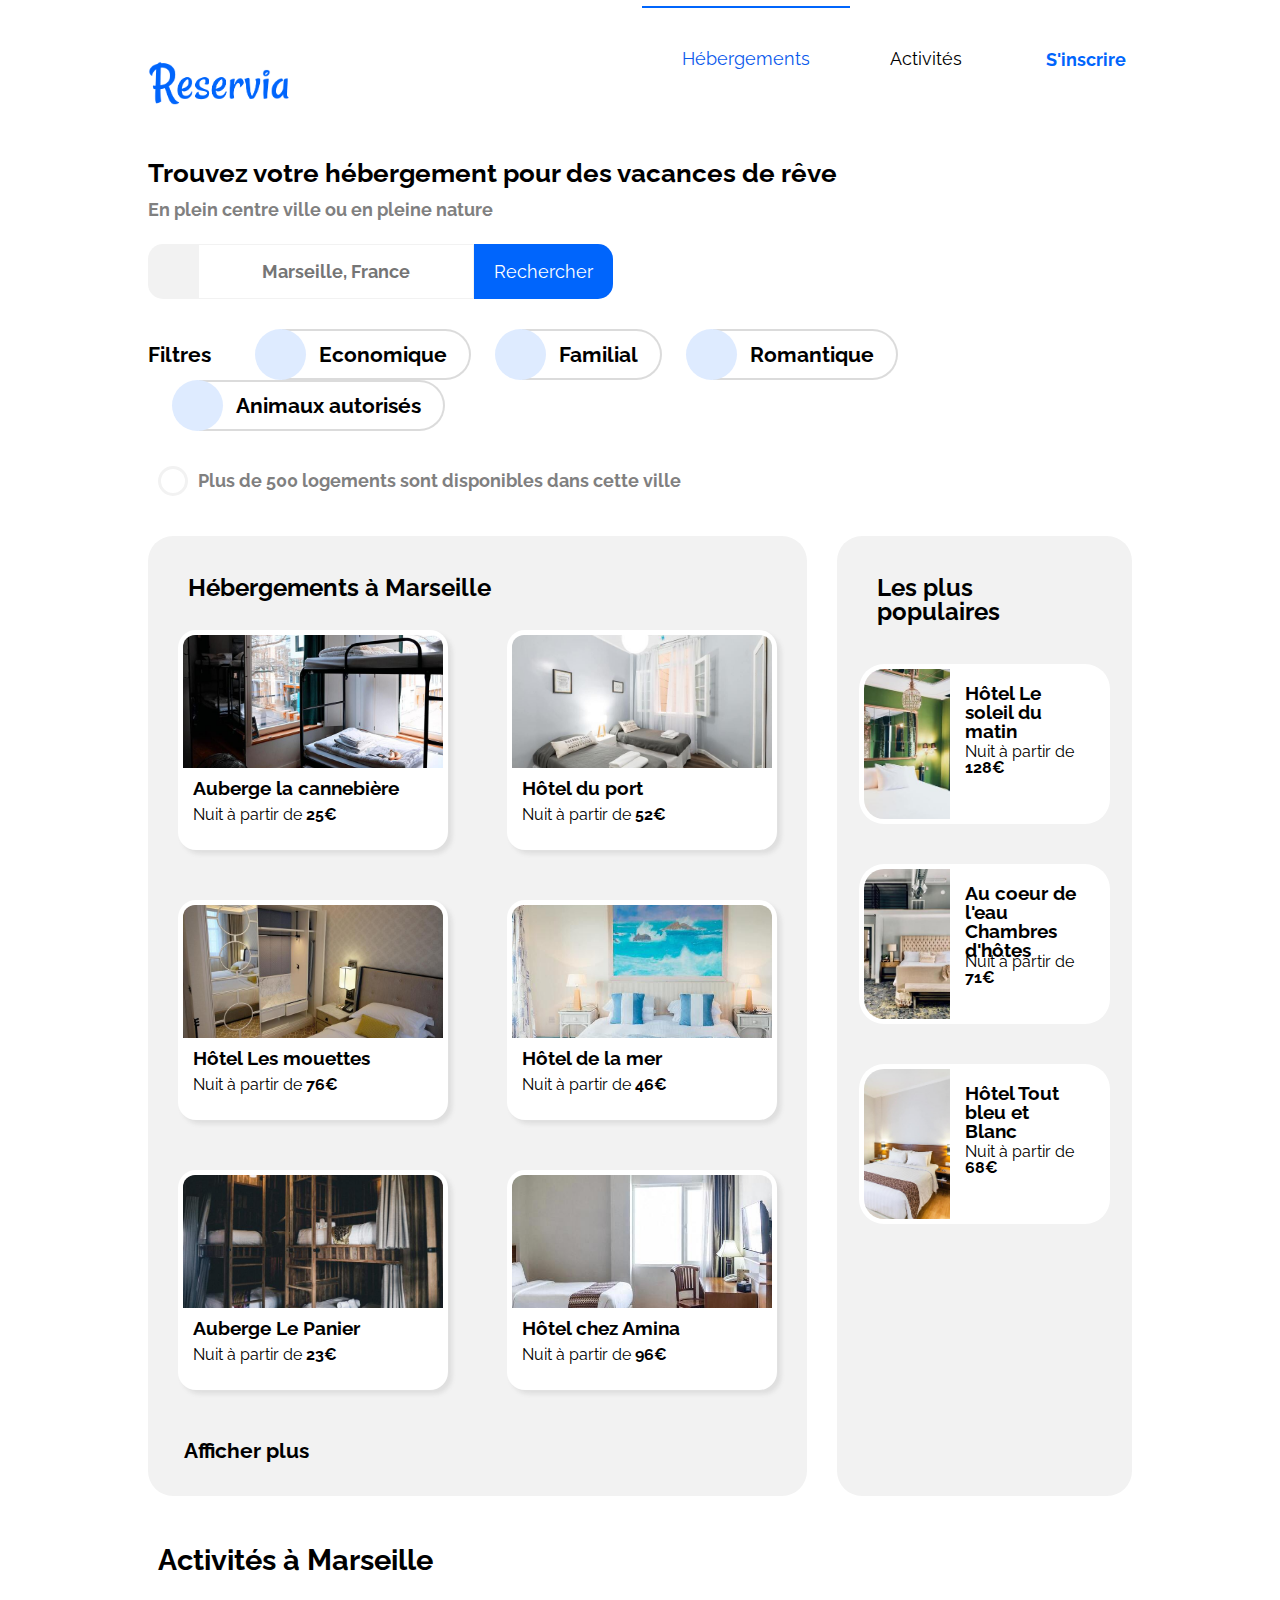
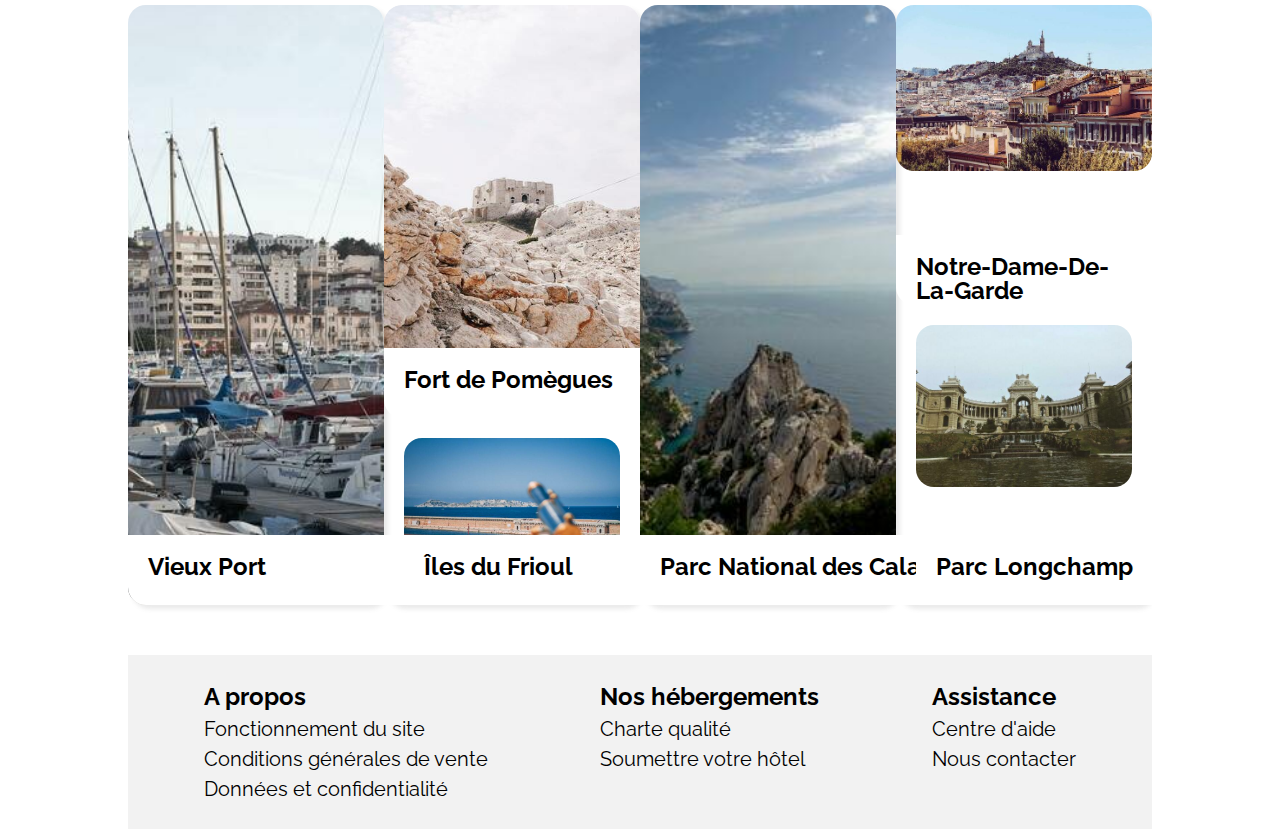
<file: index.html>
<!DOCTYPE html>
<html lang="fr">
  <head>
    <meta charset="UTF-8" />
    <meta http-equiv="X-UA-Compatible" content="IE=edge" />
    <link rel="preconnect" href="https://fonts.gstatic.com" />
    <link
      href="https://fonts.googleapis.com/css2?family=Raleway&display=swap"
      rel="stylesheet"
    />
    <meta name="viewport" content="width=device-width, initial-scale=1.0" />
    <meta name="description" content="Le site pour réserver sans réserve" />
    <link
      rel="stylesheet"
      href="https://use.fontawesome.com/releases/v5.15.2/css/all.css"
      integrity="sha384-vSIIfh2YWi9wW0r9iZe7RJPrKwp6bG+s9QZMoITbCckVJqGCCRhc+ccxNcdpHuYu"
      crossorigin="anonymous"
    />
    <link rel="stylesheet" href="CSS/reset.css" />
    <link rel="stylesheet" href="CSS/style.css" />
    <title>Reservia</title>
  </head>

  <body>
    <div class="container">
      <nav class="header">
        <a href="#">
          <img src="Reservia@3x.png" class="logo" alt="logo reservia" />
        </a>
        <ol class="links-container">
          <li>
            <a href="#hebergement" class="hebergement link">Hébergements</a>
          </li>
          <li>
            <a href="#activite" class="activites link">Activités</a>
          </li>
        </ol>
        <p class="inscription">S'inscrire</p>
      </nav>
      <main class="main">
        <div class="search-container">
          <h1 class="search-title">
            Trouvez votre hébergement pour des vacances de rêve
          </h1>
          <h3 class="search-subtitle">
            En plein centre ville ou en pleine nature
          </h3>
          <form class="search-bar">
            <label for="search-input" class="fa-map-container">
              <i class="fas fa-map-marker-alt"></i>
            </label>
            <input
              type="text"
              name="town"
              id="search-input"
              placeholder="Marseille, France"
            />
            <button type="submit" class="search-btn">Rechercher</button>
          </form>
          <div class="filters-container">
            <div class="fifil">Filtres</div>
            <div class="filter-eco filter">
              <span class="test">
                <i class="fas fa-money-bill-wave filter-fas"></i>
              </span>
              <p class="filter-content">Economique</p>
            </div>
            <div class="filter-eco filter">
              <span class="test">
                <i class="fas fa-child filter-fas"></i>
              </span>
              <p class="filter-content">Familial</p>
            </div>
            <div class="filter-eco filter">
              <span class="test">
                <i class="fas fa-heart filter-fas"></i>
              </span>
              <p class="filter-content">Romantique</p>
            </div>
            <div class="filter-eco filter">
              <span class="test">
                <i class="fas fa-dog filter-fas"></i>
              </span>
              <p class="filter-content">Animaux autorisés</p>
            </div>
          </div>
          <div class="info">
            <span class="info-icon">
              <i class="fas fa-info filter-fas"></i>
            </span>
            <p>Plus de 500 logements sont disponibles dans cette ville</p>
          </div>
        </div>
        <div id="hebergement" class="hebergements-container">
          <div class="heber-left">
            <h2>Hébergements à Marseille</h2>
            <div class="hl-container">
              <div>
                <a href="" class="hebergement-card">
                  <div class="img-container">
                    <img
                      src="IMG/small/marcus-loke-WQJvWU_HZFo-unsplash.jpg"
                      class="image"
                      alt=" chambre hotel la cannebiere"
                    />
                  </div>
                  <div class="heber-card-body">
                    <h5 class="card-body-title">Auberge la cannebière</h5>
                    <p class="card-body-info">
                      Nuit à partir de <span class="cbi-price"> 25€ </span>
                    </p>
                    <span class="stars-container">
                      <i class="fas fa-star"></i>
                      <i class="fas fa-star"></i>
                      <i class="fas fa-star"></i>
                      <i class="fas fa-star"></i>
                      <i class="far fa-star"></i>
                    </span>
                  </div>
                </a>
              </div>
              <div>
                <a href="" class="hebergement-card">
                  <div class="img-container">
                    <img
                      src="IMG/small/fred-kleber-gTbaxaVLvsg-unsplash.jpg"
                      class="image"
                      alt="chambre hotel du port"
                    />
                  </div>
                  <div class="heber-card-body">
                    <h5 class="card-body-title">Hôtel du port</h5>
                    <p class="card-body-info">
                      Nuit à partir de <span class="cbi-price"> 52€ </span>
                    </p>
                    <span class="stars-container">
                      <i class="fas fa-star"></i>
                      <i class="fas fa-star"></i>
                      <i class="fas fa-star"></i>
                      <i class="fas fa-star"></i>
                      <i class="fas fa-star"></i>
                    </span>
                  </div>
                </a>
              </div>
              <div>
                <a href="" class="hebergement-card">
                  <div class="img-container">
                    <img
                      src="IMG/small/reisetopia-B8WIgxA_PFU-unsplash.jpg"
                      class="image"
                      alt="chambre hotel les mouettes"
                    />
                  </div>
                  <div class="heber-card-body">
                    <h5 class="card-body-title">Hôtel Les mouettes</h5>
                    <p class="card-body-info">
                      Nuit à partir de <span class="cbi-price"> 76€ </span>
                    </p>
                    <span class="stars-container">
                      <i class="fas fa-star"></i>
                      <i class="fas fa-star"></i>
                      <i class="fas fa-star"></i>
                      <i class="fas fa-star"></i>
                      <i class="far fa-star"></i>
                    </span>
                  </div>
                </a>
              </div>
              <div>
                <a href="" class="hebergement-card">
                  <div class="img-container">
                    <img
                      src="IMG/small/annie-spratt-Eg1qcIitAuA-unsplash.jpg"
                      class="image"
                      alt="chambre hotel de la mer"
                    />
                  </div>
                  <div class="heber-card-body">
                    <h5 class="card-body-title">Hôtel de la mer</h5>
                    <p class="card-body-info">
                      Nuit à partir de <span class="cbi-price"> 46€ </span>
                    </p>
                    <span class="stars-container">
                      <i class="fas fa-star"></i>
                      <i class="fas fa-star"></i>
                      <i class="fas fa-star"></i>
                      <i class="far fa-star"></i>
                      <i class="far fa-star"></i>
                    </span>
                  </div>
                </a>
              </div>
              <div>
                <a href="" class="hebergement-card">
                  <div class="img-container">
                    <img
                      src="IMG/small/nicate-lee-kT-ZyaiwBe0-unsplash.jpg"
                      class="image"
                      alt="chambre hotel Le Panier"
                    />
                  </div>
                  <div class="heber-card-body">
                    <h5 class="card-body-title">Auberge Le Panier</h5>
                    <p class="card-body-info">
                      Nuit à partir de <span class="cbi-price"> 23€ </span>
                    </p>
                    <span class="stars-container">
                      <i class="fas fa-star"></i>
                      <i class="fas fa-star"></i>
                      <i class="fas fa-star"></i>
                      <i class="fas fa-star"></i>
                      <i class="far fa-star"></i>
                    </span>
                  </div>
                </a>
              </div>
              <div>
                <a href="" class="hebergement-card">
                  <div class="img-container">
                    <img
                      src="IMG/small/febrian-zakaria-M6S1WvfW68A-unsplash.jpg"
                      class="image"
                      alt="chambre hotel chez amina"
                    />
                  </div>
                  <div class="heber-card-body">
                    <h5 class="card-body-title">Hôtel chez Amina</h5>
                    <p class="card-body-info">
                      Nuit à partir de <span class="cbi-price"> 96€ </span>
                    </p>
                    <span class="stars-container">
                      <i class="fas fa-star"></i>
                      <i class="fas fa-star"></i>
                      <i class="fas fa-star"></i>
                      <i class="fas fa-star"></i>
                      <i class="fas fa-star"></i>
                    </span>
                  </div>
                </a>
              </div>
            </div>
            <a href="" class="hlc-show-more">Afficher plus</a>
          </div>
          <aside class="heber-right">
            <div class="heber-right-header">
              <h4>Les plus populaires</h4>
              <i class="fas fa-chart-line"></i>
            </div>
            <div class="heber-right-cards-container">
              <div class="heber-right-card">
                <div class="hrc-img-container">
                  <img
                    class="hrc-img"
                    src="IMG/small/emile-guillemot-Bj_rcSC5XfE-unsplash.jpg"
                    alt="chambre hotel le soleil matin"
                  />
                </div>
                <div class="hrc-body">
                  <h5 class="card-body-title">Hôtel Le soleil du matin</h5>
                  <p class="hrc-card-body-info">
                    Nuit à partir de <span class="cbi-price"> 128€ </span>
                  </p>
                  <span class="hrc-stars-container">
                    <i class="fas fa-star"></i>
                    <i class="fas fa-star"></i>
                    <i class="fas fa-star"></i>
                    <i class="fas fa-star"></i>
                    <i class="fas fa-star"></i>
                  </span>
                </div>
              </div>
              <div class="heber-right-card">
                <div class="hrc-img-container">
                  <img
                    class="hrc-img"
                    src="IMG/small/aw-creative-VGs8z60yT2c-unsplash.jpg"
                    alt="chambre d'hote au coeur de l'eau"
                  />
                </div>
                <div class="hrc-body">
                  <h5 class="card-body-title">
                    Au coeur de l'eau Chambres d'hôtes
                  </h5>
                  <p class="hrc-card-body-info">
                    Nuit à partir de <span class="cbi-price"> 71€ </span>
                  </p>
                  <span class="hrc-stars-container">
                    <i class="fas fa-star"></i>
                    <i class="fas fa-star"></i>
                    <i class="fas fa-star"></i>
                    <i class="fas fa-star"></i>
                    <i class="far fa-star"></i>
                  </span>
                </div>
              </div>
              <div class="heber-right-card">
                <div class="hrc-img-container">
                  <img
                    class="hrc-img"
                    src="IMG/small/febrian-zakaria-sjvU0THccQA-unsplash.jpg"
                    alt="chambre hotel tout bleu tout blanc"
                  />
                </div>
                <div class="hrc-body">
                  <h5 class="card-body-title">Hôtel Tout bleu et Blanc</h5>
                  <p class="hrc-card-body-info">
                    Nuit à partir de <span class="cbi-price"> 68€ </span>
                  </p>
                  <span class="hrc-stars-container">
                    <i class="fas fa-star"></i>
                    <i class="fas fa-star"></i>
                    <i class="fas fa-star"></i>
                    <i class="fas fa-star"></i>
                    <i class="far fa-star"></i>
                  </span>
                </div>
              </div>
            </div>
          </aside>
        </div>
        <div id="activite" class="activites-container">
          <h2 class="activite-title">Activités à Marseille</h2>
          <div class="activites-col-container">
            <div class="aic-01 aic-col">
              <img
                class="aic-img"
                src="IMG/small/activites/reno-laithienne-QUgJhdY5Fyk-unsplash.jpg"
                alt=" image du vieux port"
              />
              <div class="aic-overlay">
                <h3>Vieux Port</h3>
              </div>
            </div>
            <div class="aic-even aic-col">
              <div class="col-cont aic-img-biggest">
                <img
                  class="aic-img aic-img-biggest"
                  src="IMG/small/activites/paul-hermann-QFTrLdQIRhI-unsplash.jpg"
                  alt="image du fort de Pomègue"
                />
                <div class="aic-overlay">
                  <h3>Fort de Pomègues</h3>
                </div>
              </div>
              <div class="col-cont2">
                <img
                  class="aic-img"
                  src="IMG/small/activites/kevin-hikari-rV_Qd1l-VXg-unsplash.jpg"
                  alt="Îles du Frioul"
                />
                <div class="aic-overlay">
                  <h3>Îles du Frioul</h3>
                </div>
              </div>
            </div>
            <div class="aic-03 aic-col">
              <img
                class="aic-img"
                src="IMG/small/activites/kilyan-sockalingum-NR8-cBCN3aI-unsplash.jpg"
                alt="Parc National des Calanques"
              />
              <div class="aic-overlay">
                <h3>Parc National des Calanques</h3>
              </div>
            </div>
            <div class="aic-even aic-col">
              <div class="col-cont">
                <img
                  class="aic-img"
                  src="IMG/small/activites/florian-wehde-xW9e8gdotxI-unsplash.jpg"
                  alt="Fort de Pomègues"
                />
                <div class="aic-overlay">
                  <h3>Notre-Dame-De-La-Garde</h3>
                </div>
              </div>
              <div class="col-cont2">
                <img
                  class="aic-img"
                  src="IMG/small/activites/lena-paulin-wH2-EJoDcV0-unsplash.jpg"
                  alt="Îles du Frioul"
                />
                <div class="aic-overlay">
                  <h3>Parc Longchamp</h3>
                </div>
              </div>
            </div>
          </div>
        </div>
      </main>
      <footer>
        <div class="f1 footer-col">
          <h2 class="foot-h2">A propos</h2>
          <p>Fonctionnement du site</p>
          <p>Conditions générales de vente</p>
          <p>Données et confidentialité</p>
        </div>
        <div class="footer-col">
          <h2 class="foot-h2">Nos hébergements</h2>
          <p>Charte qualité</p>
          <p>Soumettre votre hôtel</p>
        </div>
        <div class="footer-col">
          <h2 class="foot-h2">Assistance</h2>
          <p>Centre d'aide</p>
          <p>Nous contacter</p>
        </div>
      </footer>
    </div>
  </body>
</html>
</file>
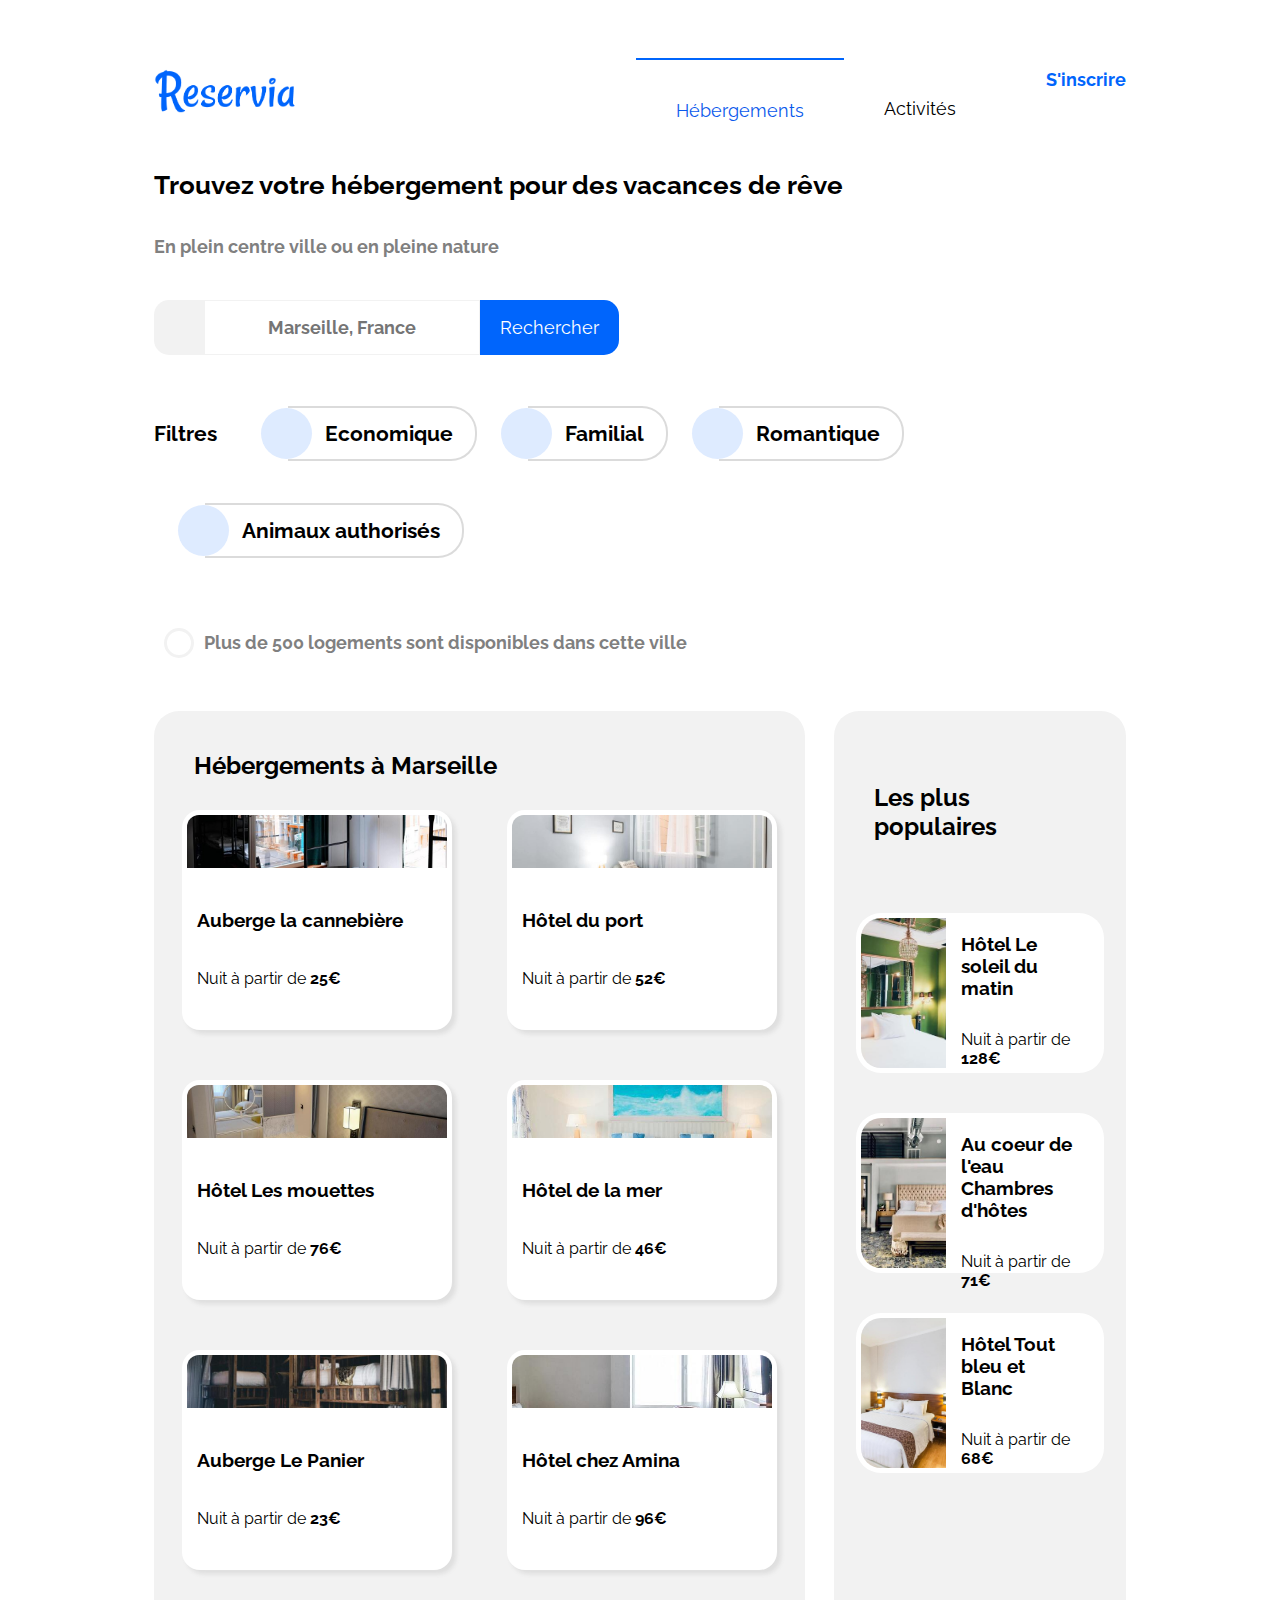
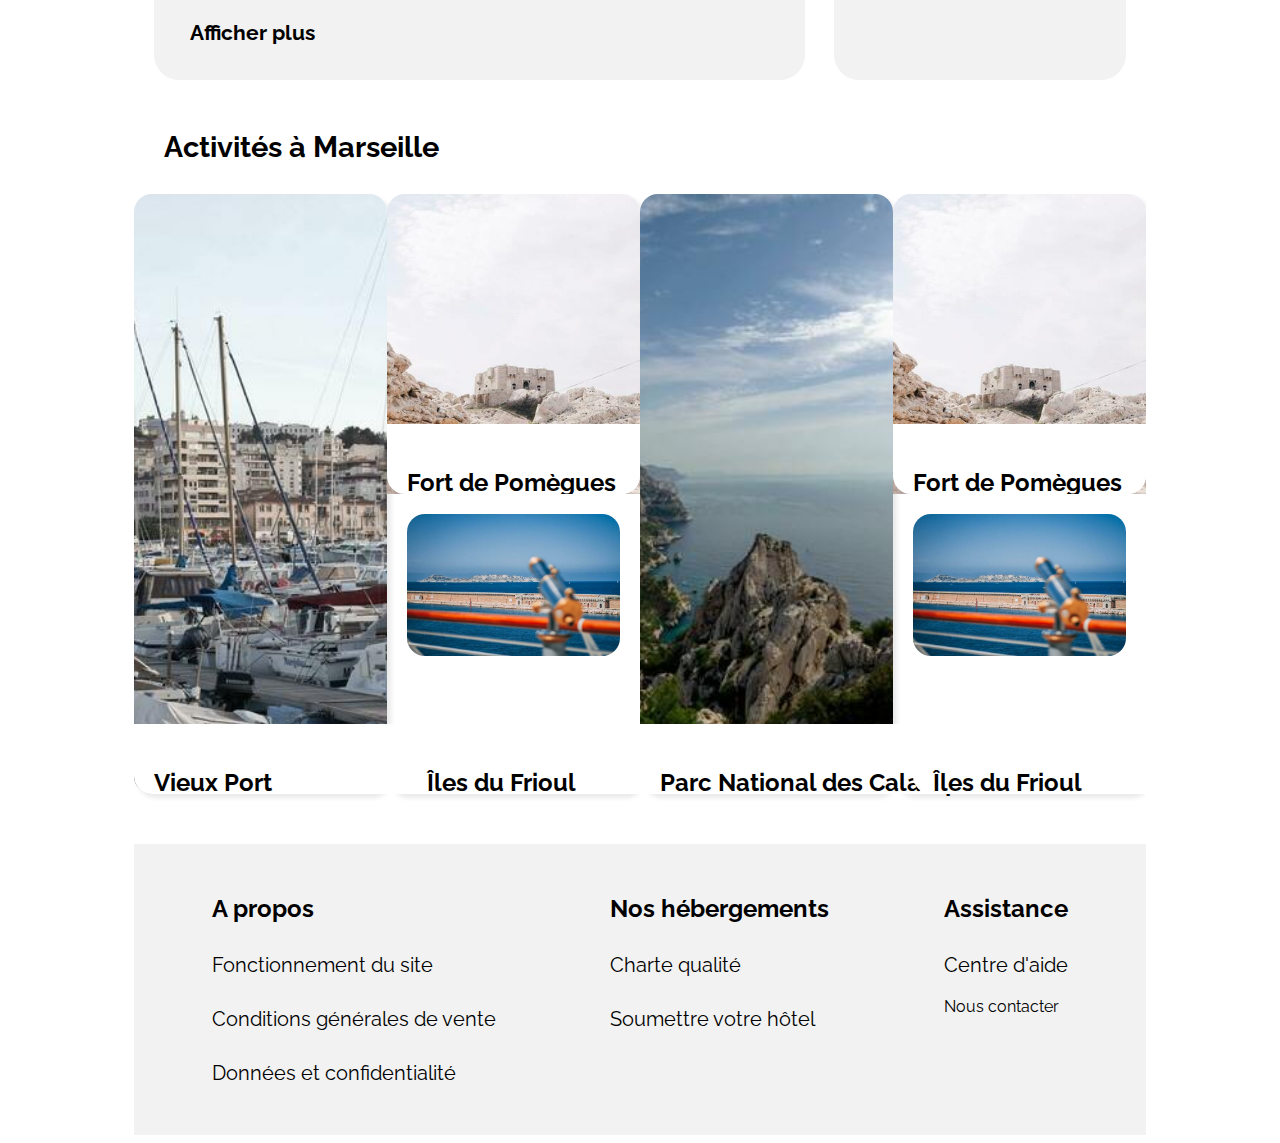
<file: main.html>
<!DOCTYPE html>
<html lang="fr">
  <head>
    <meta charset="UTF-8" />
    <meta http-equiv="X-UA-Compatible" content="IE=edge" />
    <link rel="preconnect" href="https://fonts.gstatic.com" />
    <link
      href="https://fonts.googleapis.com/css2?family=Raleway&display=swap"
      rel="stylesheet"
    />
    <meta name="viewport" content="width=device-width, initial-scale=1.0" />
    <link
      rel="stylesheet"
      href="https://use.fontawesome.com/releases/v5.15.2/css/all.css"
      integrity="sha384-vSIIfh2YWi9wW0r9iZe7RJPrKwp6bG+s9QZMoITbCckVJqGCCRhc+ccxNcdpHuYu"
      crossorigin="anonymous"
    />
    <link rel="stylesheet" href="CSS/style.css" />
    <title>Reservia</title>
  </head>
  <body>
    <div class="container">
      <section class="header">
        <a href="#">
          <img src="Reservia@3x.png" class="logo" alt="logo reservia" />
        </a>
        <div class="links-container">
          <a href="#hebergement" class="hebergement link">Hébergements</a>
          <a href="#activite" class="activites link">Activités</a>
        </div>
        <p class="inscription">S'inscrire</p>
      </section>
      <section class="main">
        <div class="search-container">
          <h2 class="search-title">
            Trouvez votre hébergement pour des vacances de rêve
          </h2>
          <h3 class="search-subtitle">
            En plein centre ville ou en pleine nature
          </h3>
          <div class="search-bar">
            <span class="fa-map-container">
              <i class="fas fa-map-marker-alt"></i>
            </span>
            <input
              type="text"
              name="town"
              id="search-input"
              placeholder="Marseille, France"
            />
            <button type="button" class="search-btn">Rechercher</button>
          </div>
          <div class="filters-container">
            <span class="fifil">Filtres</span>
            <span class="filter-eco filter">
              <span class="test">
                <i class="fas fa-money-bill-wave filter-fas"></i>
              </span>
              <p class="filter-content">Economique</p>
            </span>
            <span class="filter-eco filter">
              <span class="test">
                <i class="fas fa-child filter-fas"></i>
              </span>
              <p class="filter-content">Familial</p>
            </span>
            <span class="filter-eco filter">
              <span class="test">
                <i class="fas fa-heart filter-fas"></i>
              </span>
              <p class="filter-content">Romantique</p>
            </span>
            <span class="filter-eco filter">
              <span class="test">
                <i class="fas fa-dog filter-fas"></i>
              </span>
              <p class="filter-content">Animaux authorisés</p>
            </span>
          </div>
          <span class="info">
            <span class="info-icon">
              <i class="fas fa-info filter-fas"></i>
            </span>
            <p>Plus de 500 logements sont disponibles dans cette ville</p>
          </span>
        </div>
        <div id="hebergement" class="hebergements-container">
          <div class="heber-left">
            <h2>Hébergements à Marseille</h2>
            <div class="hl-container">
              <article>
                <a href="" class="hebergement-card">
                  <div class="img-container">
                    <img
                      src="IMG/small/marcus-loke-WQJvWU_HZFo-unsplash.jpg"
                      class="image"
                      alt=" chambre hotel la cannebiere"
                    />
                  </div>
                  <div class="heber-card-body">
                    <h5 class="card-body-title">Auberge la cannebière</h5>
                    <p class="card-body-info">
                      Nuit à partir de <span class="cbi-price"> 25€ </span>
                    </p>
                    <span class="stars-container">
                      <i class="fas fa-star"></i>
                      <i class="fas fa-star"></i>
                      <i class="fas fa-star"></i>
                      <i class="fas fa-star"></i>
                      <i class="far fa-star"></i>
                    </span>
                  </div>
                </a>
              </article>
              <article>
                <a href="" class="hebergement-card">
                  <div class="img-container">
                    <img
                      src="IMG/small/fred-kleber-gTbaxaVLvsg-unsplash.jpg"
                      class="image"
                      alt="chambre hotel du port"
                    />
                  </div>
                  <div class="heber-card-body">
                    <h5 class="card-body-title">Hôtel du port</h5>
                    <p class="card-body-info">
                      Nuit à partir de <span class="cbi-price"> 52€ </span>
                    </p>
                    <span class="stars-container">
                      <i class="fas fa-star"></i>
                      <i class="fas fa-star"></i>
                      <i class="fas fa-star"></i>
                      <i class="fas fa-star"></i>
                      <i class="fas fa-star"></i>
                    </span>
                  </div>
                </a>
              </article>
              <article>
                <a href="" class="hebergement-card">
                  <div class="img-container">
                    <img
                      src="IMG/small/reisetopia-B8WIgxA_PFU-unsplash.jpg"
                      class="image"
                      alt="chambre hotel les mouettes"
                    />
                  </div>
                  <div class="heber-card-body">
                    <h5 class="card-body-title">Hôtel Les mouettes</h5>
                    <p class="card-body-info">
                      Nuit à partir de <span class="cbi-price"> 76€ </span>
                    </p>
                    <span class="stars-container">
                      <i class="fas fa-star"></i>
                      <i class="fas fa-star"></i>
                      <i class="fas fa-star"></i>
                      <i class="fas fa-star"></i>
                      <i class="far fa-star"></i>
                    </span>
                  </div>
                </a>
              </article>
              <article>
                <a href="" class="hebergement-card">
                  <div class="img-container">
                    <img
                      src="IMG/small/annie-spratt-Eg1qcIitAuA-unsplash.jpg"
                      class="image"
                      alt="chambre hotel de la mer"
                    />
                  </div>
                  <div class="heber-card-body">
                    <h5 class="card-body-title">Hôtel de la mer</h5>
                    <p class="card-body-info">
                      Nuit à partir de <span class="cbi-price"> 46€ </span>
                    </p>
                    <span class="stars-container">
                      <i class="fas fa-star"></i>
                      <i class="fas fa-star"></i>
                      <i class="fas fa-star"></i>
                      <i class="far fa-star"></i>
                      <i class="far fa-star"></i>
                    </span>
                  </div>
                </a>
              </article>
              <article>
                <a href="" class="hebergement-card">
                  <div class="img-container">
                    <img
                      src="IMG/small/nicate-lee-kT-ZyaiwBe0-unsplash.jpg"
                      class="image"
                      alt="chambre hotel Le Panier"
                    />
                  </div>
                  <div class="heber-card-body">
                    <h5 class="card-body-title">Auberge Le Panier</h5>
                    <p class="card-body-info">
                      Nuit à partir de <span class="cbi-price"> 23€ </span>
                    </p>
                    <span class="stars-container">
                      <i class="fas fa-star"></i>
                      <i class="fas fa-star"></i>
                      <i class="fas fa-star"></i>
                      <i class="fas fa-star"></i>
                      <i class="far fa-star"></i>
                    </span>
                  </div>
                </a>
              </article>
              <article>
                <a href="" class="hebergement-card">
                  <div class="img-container">
                    <img
                      src="IMG/small/febrian-zakaria-M6S1WvfW68A-unsplash.jpg"
                      class="image"
                      alt="chambre hotel chez amina"
                    />
                  </div>
                  <div class="heber-card-body">
                    <h5 class="card-body-title">Hôtel chez Amina</h5>
                    <p class="card-body-info">
                      Nuit à partir de <span class="cbi-price"> 96€ </span>
                    </p>
                    <span class="stars-container">
                      <i class="fas fa-star"></i>
                      <i class="fas fa-star"></i>
                      <i class="fas fa-star"></i>
                      <i class="fas fa-star"></i>
                      <i class="fas fa-star"></i>
                    </span>
                  </div>
                </a>
              </article>
            </div>
            <a href="" class="hlc-show-more">Afficher plus</a>
          </div>
          <aside class="heber-right">
            <div class="heber-right-header">
              <h4>Les plus populaires</h4>
              <i class="fas fa-chart-line"></i>
            </div>
            <div class="heber-right-cards-container">
              <article class="heber-right-card">
                <div class="hrc-img-container">
                  <img
                    class="hrc-img"
                    src="IMG/small/emile-guillemot-Bj_rcSC5XfE-unsplash.jpg"
                    alt="chambre hotel le soleil matin"
                  />
                </div>
                <div class="hrc-body">
                  <h5 class="card-body-title">Hôtel Le soleil du matin</h5>
                  <p class="card-body-info">
                    Nuit à partir de <span class="cbi-price"> 128€ </span>
                  </p>
                  <span class="hrc-stars-container">
                    <i class="fas fa-star"></i>
                    <i class="fas fa-star"></i>
                    <i class="fas fa-star"></i>
                    <i class="fas fa-star"></i>
                    <i class="fas fa-star"></i>
                  </span>
                </div>
              </article>
              <article class="heber-right-card">
                <div class="hrc-img-container">
                  <img
                    class="hrc-img"
                    src="IMG/small/aw-creative-VGs8z60yT2c-unsplash.jpg"
                    alt="chambre d'hote au coeur de l'eau"
                  />
                </div>
                <div class="hrc-body">
                  <h5 class="card-body-title">
                    Au coeur de l'eau Chambres d'hôtes
                  </h5>
                  <p class="card-body-info">
                    Nuit à partir de <span class="cbi-price"> 71€ </span>
                  </p>
                  <span class="hrc-stars-container">
                    <i class="fas fa-star"></i>
                    <i class="fas fa-star"></i>
                    <i class="fas fa-star"></i>
                    <i class="fas fa-star"></i>
                    <i class="far fa-star"></i>
                  </span>
                </div>
              </article>
              <article class="heber-right-card">
                <div class="hrc-img-container">
                  <img
                    class="hrc-img"
                    src="IMG/small/febrian-zakaria-sjvU0THccQA-unsplash.jpg"
                    alt="chambre hotel tout bleu tout blanc"
                  />
                </div>
                <div class="hrc-body">
                  <h5 class="card-body-title">Hôtel Tout bleu et Blanc</h5>
                  <p class="card-body-info">
                    Nuit à partir de <span class="cbi-price"> 68€ </span>
                  </p>
                  <span class="hrc-stars-container">
                    <i class="fas fa-star"></i>
                    <i class="fas fa-star"></i>
                    <i class="fas fa-star"></i>
                    <i class="fas fa-star"></i>
                    <i class="far fa-star"></i>
                  </span>
                </div>
              </article>
            </div>
          </aside>
        </div>
        <div id="activite" class="activites-container">
          <h2 class="activite-title">Activités à Marseille</h2>
          <div class="activites-col-container">
            <div class="aic-01 aic-col">
              <img
                class="aic-img"
                src="IMG/small/activites/reno-laithienne-QUgJhdY5Fyk-unsplash.jpg"
                alt=" image du vieux port"
              />
              <div class="aic-overlay">
                <h3>Vieux Port</h3>
              </div>
            </div>
            <div class="aic-even aic-col">
              <div class="col-cont">
                <img
                  class="aic-img"
                  src="IMG/small/activites/paul-hermann-QFTrLdQIRhI-unsplash.jpg"
                  alt="image du fort de Pomègue"
                />
                <div class="aic-overlay">
                  <h3>Fort de Pomègues</h3>
                </div>
              </div>
              <div class="col-cont2">
                <img
                  class="aic-img"
                  src="IMG/small/activites/kevin-hikari-rV_Qd1l-VXg-unsplash.jpg"
                  alt="Îles du Frioul"
                />
                <div class="aic-overlay">
                  <h3>Îles du Frioul</h3>
                </div>
              </div>
            </div>
            <div class="aic-03 aic-col">
              <img
                class="aic-img"
                src="IMG/small/activites/kilyan-sockalingum-NR8-cBCN3aI-unsplash.jpg"
                alt="Parc National des Calanques"
              />
              <div class="aic-overlay">
                <h3>Parc National des Calanques</h3>
              </div>
            </div>
            <div class="aic-even aic-col">
              <div class="col-cont">
                <img
                  class="aic-img"
                  src="IMG/small/activites/paul-hermann-QFTrLdQIRhI-unsplash.jpg"
                  alt="Fort de Pomègues"
                />
                <div class="aic-overlay">
                  <h3>Fort de Pomègues</h3>
                </div>
              </div>
              <div class="col-cont2">
                <img
                  class="aic-img"
                  src="IMG/small/activites/kevin-hikari-rV_Qd1l-VXg-unsplash.jpg"
                  alt="Îles du Frioul"
                />
                <div class="aic-overlay">
                  <h3>Îles du Frioul</h3>
                </div>
              </div>
            </div>
          </div>
        </div>
      </section>
      <footer>
        <div class="f1 footer-col">
          <h2>A propos</h2>
          <p>Fonctionnement du site</p>
          <p>Conditions générales de vente</p>
          <p>Données et confidentialité</p>
        </div>
        <div class="footer-col">
          <h2>Nos hébergements</h2>
          <p>Charte qualité</p>
          <p>Soumettre votre hôtel</p>
        </div>
        <div class="footer-col">
          <h2>Assistance</h2>
          <p>Centre d'aide</p>
          <a href="mailto:contact@reservia.com">Nous contacter</a>
        </div>
      </footer>
    </div>
  </body>
</html>
</file>
<file: CSS/style.css>
* {
  font-family: 'Raleway', sans-serif;
  outline: none;
  scroll-behavior: smooth;
}

:root {
  --blue: #0065fc;
  --light-blue: #deebff;
  --grey: #f2f2f2;
}

body {
  font-family: 'Raleway', sans-serif;
}

a {
  text-decoration: none;
  color: black;
}
li {
  list-style: none;
}

.container {
  overflow: hidden;
}

.container {
  width: 80%;
  margin: auto;
}

/*********HEADER************/

.header {
  display: flex;
  flex-wrap: wrap;
  font-size: 18px;
  justify-content: space-between;
  height: 10vh;
  padding-top: 50px;
}

.logo {
  width: 35%;
  margin-left: 20px;
}

.links-container {
  transform: translateX(-150px);
  display: flex;
  justify-content: center;
}
.link {
  padding: 40px;
  cursor: pointer;
}
.hebergement {
  border-top: 2px solid var(--blue);
  color: rgb(11, 90, 236);
}

.inscription {
  position: absolute;
  right: 12%;
  top: 51px;
  color: var(--blue);
  cursor: pointer;
  font-weight: bolder;
}

/****************MAIN**********/

.search-container {
  margin: 20px;
}
.search-bar {
  display: flex;
  height: 55px;
}

.search-title {
  font-weight: bold;
  font-size: 26px;
}
.search-subtitle {
  color: grey;
  font-weight: bold;
  font-size: 18px;
  padding-top: 15px;
  padding-bottom: 25px;
}

.fa-map-container {
  display: flex;
  background: var(--grey);
  justify-content: center;
  border-radius: 15px 0 0 15px;
  width: 50px;
  align-items: center;
  cursor: pointer;
  font-size: 19px;
}

#search-input {
  border: 1px solid var(--grey);
  text-align: center;
  width: 270px;
  font-size: 18px;
  font-weight: bold;
  color: black;
}

.search-btn {
  background: var(--blue);
  color: white;
  border-radius: 0 15px 15px 0;
  border: none;
  cursor: pointer;
  font-size: 18px;
  padding-left: 20px;
  padding-right: 20px;
}

/**filter-container*******/

.filters-container {
  padding-top: 30px;
  display: flex;
  align-items: center;
  font-size: 21px;
  font-weight: bold;
  font-weight: bold;
  justify-content: flex-start;
  flex-wrap: wrap;
}

.fifil {
  font-size: 21px;
  margin-right: 20px;
}

.filter {
  display: flex;
  align-items: center;
  justify-content: center;
}

.test {
  display: flex;
  width: 51px;
  height: 51px;
  border-radius: 50%;
  background: var(--light-blue);
  justify-content: center;
  align-items: center;
  transform: translateX(24px);
}

.filter-content {
  border: 2px solid rgba(51, 51, 51, 0.171);
  border-radius: 0 26px 26px 0;
  border-left: transparent;
  padding: 13px 22px 13px 37px;
  cursor: pointer;
}

.filter-fas,
.fa-star {
  color: var(--blue);
}

.info {
  margin-top: 35px;
  margin-bottom: 40px;
  display: flex;
  align-items: center;
  color: grey;
  font-weight: bold;
  font-size: 18px;
}

.info-icon {
  display: flex;
  justify-content: center;
  align-items: center;
  width: 20px;
  height: 20px;
  border-radius: 50%;
  border: 3px solid var(--grey);
  padding: 2px;
  margin-right: 10px;
  margin-left: 10px;
  font-size: 14px;
}

.filter-eco :hover {
  background: var(--grey);
  transition: 0.3s;
  color: var(--blue);
  text-shadow: 2px rgba(26, 25, 25, 0.315);
}

/*****hebergement container*******/

.hebergements-container {
  display: flex;
  justify-content: space-between;
  flex-wrap: wrap;
  font-size: 20px;
  margin: 20px;
}

/*left*/
.heber-left {
  width: 67%;
  background: var(--grey);
  border-radius: 25px;
}

.heber-left h2 {
  margin: 40px;
  margin-bottom: 30px;
  font-size: 24px;
  font-weight: bolder;
}

h5 {
  font-weight: bold;
  font-size: 19px;
  padding: 15px 15px 15px 0px;
}

.card-body-info {
  padding: 0px 15px 15px 0px;
}

.hl-container {
  display: flex;
  flex-wrap: wrap;
  justify-content: space-around;
}

.hebergement-card {
  width: 260px;
  max-height: 210px;
  background: white;
  border-radius: 18px;
  font-size: 16px;
  line-height: 0.7em;
  display: flex;
  flex-direction: column;
  box-shadow: 4px 4px 4px rgba(122, 122, 122, 0.158);
  padding: 5px;
  margin-bottom: 50px;
}

.img-container {
  overflow: hidden;
  max-height: 190px;
  display: flex;
  border-radius: 12px 12px 0 0;
}

.image {
  width: 100%;
  object-fit: cover;
}

.heber-card-body {
  padding: 10px;
  padding-top: 0;
}

.cbi-price {
  font-weight: bold;
}

.stars-container {
  display: flex;
  font-size: 14px;
  justify-content: flex-start;
}

.hlc-show-more {
  display: inline-block;
  font-weight: bolder;
  font-size: 21px;
  margin-left: 36px;
  padding-bottom: 35px;
}

/*right*/
.heber-right {
  width: 30%;
  background: var(--grey);
  border-radius: 25px;
}

.heber-right-header {
  display: flex;
  justify-content: space-between;
  align-items: center;
  padding: 40px;
  font-weight: bolder;
  font-size: 24px;
}

.heber-right-cards-container {
  display: flex;
  flex-direction: column;
  flex-flow: wrap;
  justify-content: center;
  align-content: space-between;
}

.hrc-body h5 {
  margin: 0;
  padding-top: 10px;
}
.heber-right-card {
  width: 85%;
  height: 160px;
  background: white;
  display: flex;
  border-radius: 25px;
  justify-content: space-around;
  margin-bottom: 40px;
}

.hrc-img-container {
  width: 35%;
  border-radius: 25px 0 0 25px;
  display: flex;
}

.hrc-img {
  width: 100%;
  padding: 5px;
  border-radius: 25px 0 0 25px;
  object-fit: cover;
}

.hrc-body {
  width: 55%;
  padding: 10px;
  padding-left: 20px;
  font-size: 16px;
  display: flex;
  flex-direction: column;
  justify-content: space-between;
}
.hrc-card-body-info {
  transform: translateY(-25px);
}

.hrc-stars-container {
  display: flex;
  justify-self: flex-end;
  position: relative;
  font-size: 16px;
}

/*******************ACTIVITES********************/

.activite-title {
  font-size: 29px;
  margin-left: 30px;
  margin-top: 50px;
  margin-bottom: 30px;
  font-size: 29px;
  font-weight: bolder;
}
.aic-col {
  width: 410px;
  display: flex;
  box-shadow: 4px 4px 4px rgba(122, 122, 122, 0.158);
  border-radius: 18px;
}

.activites-col-container {
  display: flex;
  height: 600px;
  justify-content: space-around;
  position: relative;
  border-radius: 18px;
}

.col-cont {
  position: relative;
  /* flex-flow: wrap; */
}

.aic-even .col-cont {
  height: 50%;
  overflow: hidden;
}

.aic-img {
  width: 100%;
  border-radius: 18px;
  object-fit: cover;
  border-radius: 18px;
}

.aic-overlay {
  position: absolute;
  background: white;
  color: black;
  width: 100%;
  height: 70px;
  bottom: 0px;
  border-radius: 0 0 18px 18px;
}

.aic-img-biggest {
  flex-grow: 2;
  border-radius: 18px;
}

.aic-overlay h3 {
  font-size: 24px;
  font-weight: bold;
  padding: 20px;
}

.aic-even {
  flex-direction: column;
}

.col-cont2 {
  padding: 20px;
}

/*****************FOOTER*********************/

footer {
  display: flex;
  justify-content: space-around;
  flex-wrap: wrap;
  background: var(--grey);
  margin-top: 50px;
  padding: 20px;
}

.footer-col {
  margin: 10px;
}

.foot-h2 {
  font-size: 24px;
  font-weight: bold;
}

footer p {
  font-size: 20px;
  padding-top: 10px;
}
</file>
